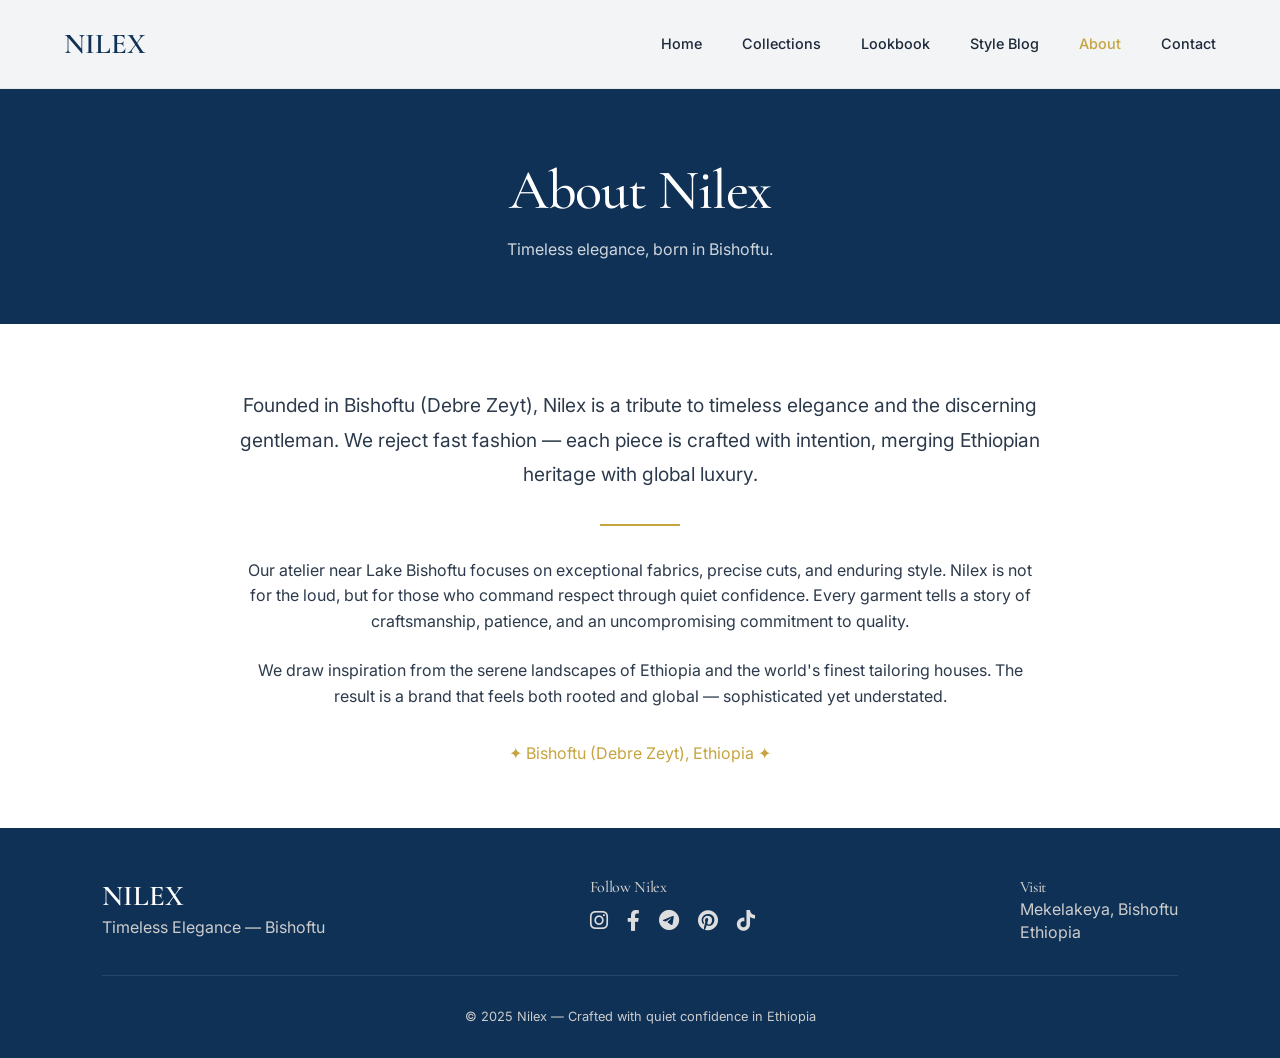
<file: about.html>
<!DOCTYPE html>
<html lang="en">
<head>
  <meta charset="UTF-8">
  <meta name="viewport" content="width=device-width, initial-scale=1.0">
  <title>Nilex | About – Bishoftu's Premier Menswear Atelier</title>
  <meta name="description" content="Nilex was founded in Bishoftu (Debre Zeyt), Ethiopia. We create timeless menswear that merges Ethiopian heritage with global luxury craftsmanship.">
  <link href="https://fonts.googleapis.com/css2?family=Cormorant+Garamond:wght@300;400;500;600&family=Inter:wght@300;400;500;600;700&display=swap" rel="stylesheet">
  <link rel="stylesheet" href="https://cdnjs.cloudflare.com/ajax/libs/font-awesome/6.0.0-beta3/css/all.min.css">
  <link rel="stylesheet" href="css/style.css">
</head>
<body>

<nav class="navbar">
  <a href="index.html" class="logo">NILEX</a>
  <div class="nav-links">
    <a href="index.html">Home</a>
    <a href="collections.html">Collections</a>
    <a href="lookbook.html">Lookbook</a>
    <a href="blog.html">Style Blog</a>
    <a href="about.html" class="active">About</a>
    <a href="contact.html">Contact</a>
  </div>
  <div class="menu-icon"><i class="fas fa-bars"></i></div>
</nav>

<div class="page-header">
  <h1>About Nilex</h1>
  <p>Timeless elegance, born in Bishoftu.</p>
</div>

<section class="about-section" style="background: white; padding: 4rem 8%;">
  <div style="max-width: 800px; margin: 0 auto;">
    <p class="body-text" style="font-size: 1.2rem; line-height: 1.8;">Founded in Bishoftu (Debre Zeyt), Nilex is a tribute to timeless elegance and the discerning gentleman. We reject fast fashion — each piece is crafted with intention, merging Ethiopian heritage with global luxury.</p>
    <div style="height: 2px; background: var(--gold); width: 80px; margin: 2rem auto;"></div>
    <p class="body-text">Our atelier near Lake Bishoftu focuses on exceptional fabrics, precise cuts, and enduring style. Nilex is not for the loud, but for those who command respect through quiet confidence. Every garment tells a story of craftsmanship, patience, and an uncompromising commitment to quality.</p>
    <p class="body-text" style="margin-top: 1.5rem;">We draw inspiration from the serene landscapes of Ethiopia and the world's finest tailoring houses. The result is a brand that feels both rooted and global — sophisticated yet understated.</p>
    <div style="margin-top: 2rem; text-align: center;"><span class="gold-accent">✦ Bishoftu (Debre Zeyt), Ethiopia ✦</span></div>
  </div>
</section>

<footer>
  <div class="footer-grid">
    <div class="footer-col"><a href="index.html" class="logo" style="color: white; font-size: 1.8rem;">NILEX</a><p>Timeless Elegance — Bishoftu</p></div>
    <div class="footer-col">
      <h4>Follow Nilex</h4>
      <div class="social-icons">
        <a href="#"><i class="fab fa-instagram"></i></a>
        <a href="#"><i class="fab fa-facebook-f"></i></a>
        <a href="#"><i class="fab fa-telegram"></i></a>
        <a href="#"><i class="fab fa-pinterest"></i></a>
        <a href="#"><i class="fab fa-tiktok"></i></a>
      </div>
    </div>
    <div class="footer-col"><h4>Visit</h4><p>Mekelakeya, Bishoftu<br>Ethiopia</p></div>
  </div>
  <div class="text-center" style="margin-top: 2rem; font-size: 0.8rem;">© 2025 Nilex — Crafted with quiet confidence in Ethiopia</div>
</footer>

<script src="js/main.js"></script>
</body>
</html>
</file>
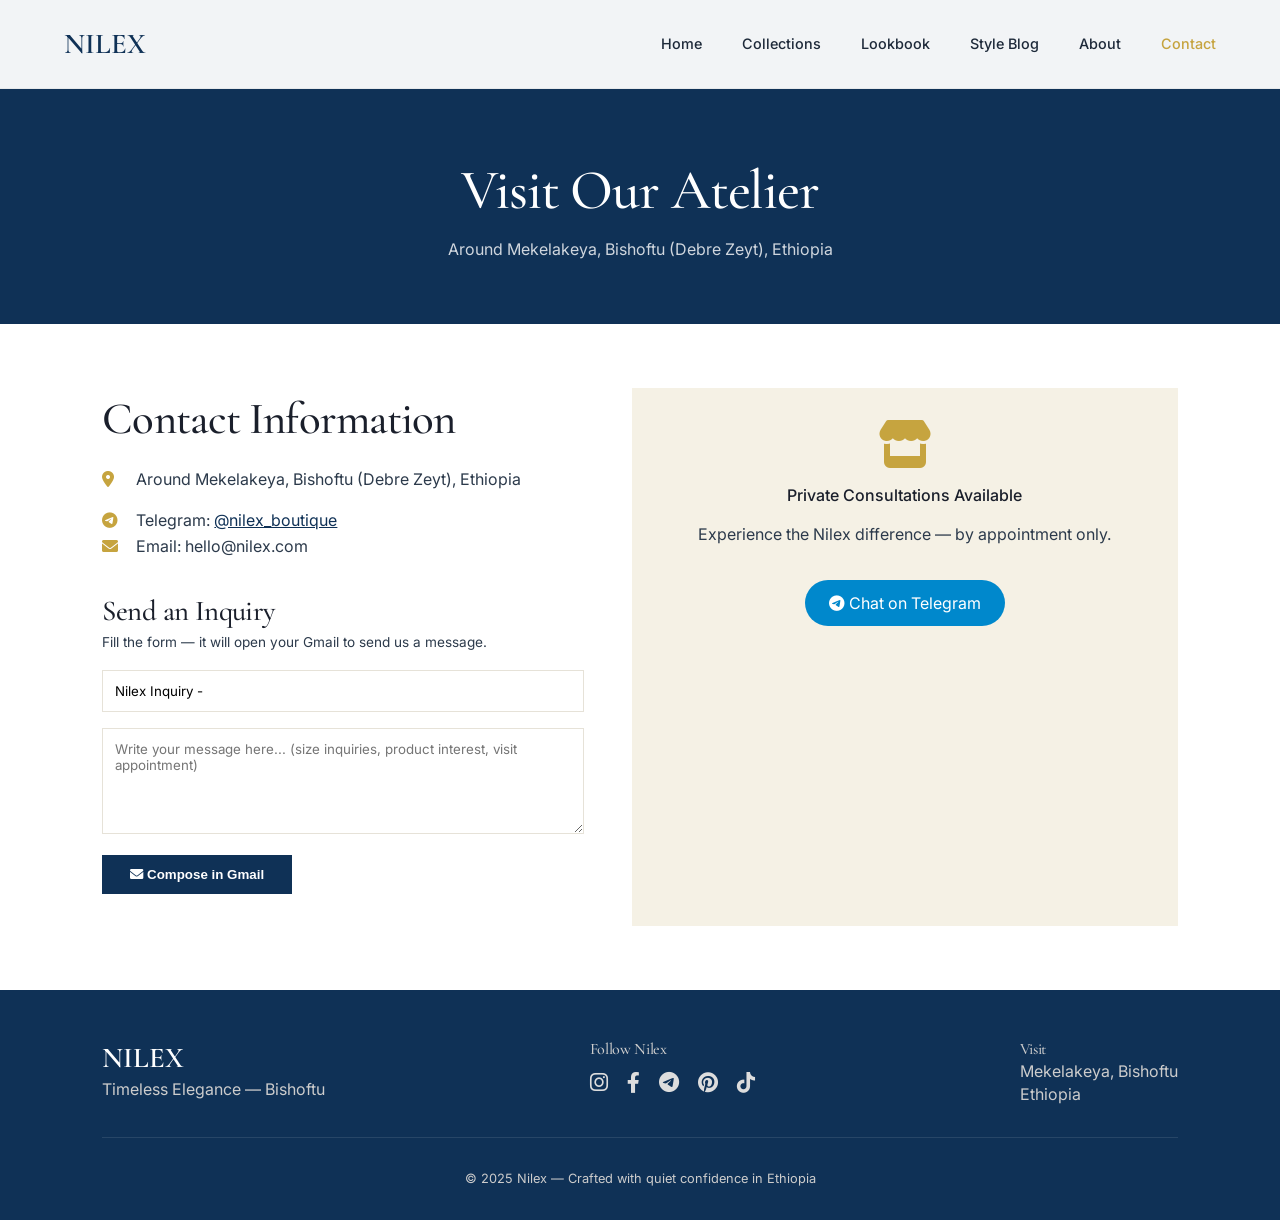
<file: contact.html>
<!DOCTYPE html>
<html lang="en">
<head>
  <meta charset="UTF-8">
  <meta name="viewport" content="width=device-width, initial-scale=1.0">
  <title>Nilex | Contact – Visit Our Atelier in Bishoftu</title>
  <meta name="description" content="Visit Nilex at our atelier around Mekelakeya, Bishoftu. Contact us via Telegram, email, or visit for a private consultation.">
  <link href="https://fonts.googleapis.com/css2?family=Cormorant+Garamond:wght@300;400;500;600&family=Inter:wght@300;400;500;600;700&display=swap" rel="stylesheet">
  <link rel="stylesheet" href="https://cdnjs.cloudflare.com/ajax/libs/font-awesome/6.0.0-beta3/css/all.min.css">
  <link rel="stylesheet" href="css/style.css">
</head>
<body>

<nav class="navbar">
  <a href="index.html" class="logo">NILEX</a>
  <div class="nav-links">
    <a href="index.html">Home</a>
    <a href="collections.html">Collections</a>
    <a href="lookbook.html">Lookbook</a>
    <a href="blog.html">Style Blog</a>
    <a href="about.html">About</a>
    <a href="contact.html" class="active">Contact</a>
  </div>
  <div class="menu-icon"><i class="fas fa-bars"></i></div>
</nav>

<div class="page-header">
  <h1>Visit Our Atelier</h1>
  <p>Around Mekelakeya, Bishoftu (Debre Zeyt), Ethiopia</p>
</div>

<div class="container">
  <div style="display: flex; flex-wrap: wrap; gap: 3rem;">
    <div style="flex: 1;">
      <h2>Contact Information</h2>
      <p class="body-text" style="margin: 1rem 0;"><i class="fas fa-map-marker-alt gold-accent" style="width: 30px;"></i> Around Mekelakeya, Bishoftu (Debre Zeyt), Ethiopia</p>
      <p class="body-text"><i class="fab fa-telegram gold-accent" style="width: 30px;"></i> Telegram: <a href="https://t.me/nilex_boutique" target="_blank" style="color: var(--navy);">@nilex_boutique</a></p>
      <p class="body-text"><i class="fas fa-envelope gold-accent" style="width: 30px;"></i> Email: hello@nilex.com</p>
      
      <div style="margin: 2rem 0;">
        <h3>Send an Inquiry</h3>
        <p class="body-text" style="font-size: 0.85rem; margin-bottom: 1rem;">Fill the form — it will open your Gmail to send us a message.</p>
        <form action="https://mail.google.com/mail/?view=cm&fs=1&to=hello@nilex.com" method="get" target="_blank">
          <input type="hidden" name="su" value="hello@nilex.com">
          <input type="text" name="subject" value="Nilex Inquiry - " placeholder="Subject" style="width:100%; padding: 12px; margin-bottom: 1rem; border:1px solid var(--border-light); font-family: Inter;">
          <textarea name="body" rows="5" placeholder="Write your message here... (size inquiries, product interest, visit appointment)" style="width:100%; padding: 12px; border:1px solid var(--border-light); font-family: Inter;"></textarea>
          <button type="submit" class="btn-navy" style="margin-top: 1rem;"><i class="fas fa-envelope"></i> Compose in Gmail</button>
        </form>
      </div>
    </div>
    
    <div style="flex: 1; background: var(--cream); padding: 2rem; text-align: center;">
      <i class="fas fa-store" style="font-size: 3rem; color: var(--gold);"></i>
      <p style="margin-top: 1rem; font-weight: 500;">Private Consultations Available</p>
      <p class="body-text" style="margin: 1rem 0;">Experience the Nilex difference — by appointment only.</p>
      <a href="https://t.me/nilex_boutique" target="_blank" style="display: inline-block; margin-top: 1rem; background: #0088cc; color: white; padding: 12px 24px; border-radius: 30px; text-decoration: none;"><i class="fab fa-telegram"></i> Chat on Telegram</a>
    </div>
  </div>
</div>

<footer>
  <div class="footer-grid">
    <div class="footer-col"><a href="index.html" class="logo" style="color: white; font-size: 1.8rem;">NILEX</a><p>Timeless Elegance — Bishoftu</p></div>
    <div class="footer-col">
      <h4>Follow Nilex</h4>
      <div class="social-icons">
        <a href="#"><i class="fab fa-instagram"></i></a>
        <a href="#"><i class="fab fa-facebook-f"></i></a>
        <a href="#"><i class="fab fa-telegram"></i></a>
        <a href="#"><i class="fab fa-pinterest"></i></a>
        <a href="#"><i class="fab fa-tiktok"></i></a>
      </div>
    </div>
    <div class="footer-col"><h4>Visit</h4><p>Mekelakeya, Bishoftu<br>Ethiopia</p></div>
  </div>
  <div class="text-center" style="margin-top: 2rem; font-size: 0.8rem;">© 2025 Nilex — Crafted with quiet confidence in Ethiopia</div>
</footer>

<script src="js/main.js"></script>
</body>
</html>
</file>
<file: css/style.css>
/* ============================================
   NILEX BRAND STYLES
   Colors: #0f3156 (Deep Navy Blue) | #f5f1e5 (Cream/White)
   ============================================ */

* {
  margin: 0;
  padding: 0;
  box-sizing: border-box;
}

body {
  background-color: #ffffff;
  font-family: 'Inter', sans-serif;
  color: #1A1F2B;
  line-height: 1.4;
  scroll-behavior: smooth;
}

:root {
  --navy: #0f3156;
  --navy-light: #1a4a7a;
  --cream: #f5f1e5;
  --gold: #C6A43F;
  --white: #FFFFFF;
  --dark-text: #1E2A3A;
  --gray-light: #F8F7F4;
  --border-light: #E6E2D8;
}

/* Typography */
h1, h2, h3, h4, .serif-heading {
  font-family: 'Cormorant Garamond', serif;
  font-weight: 500;
  letter-spacing: -0.02em;
}

h1 { font-size: 4rem; line-height: 1.1; }
h2 { font-size: 2.8rem; margin-bottom: 1rem; }
h3 { font-size: 1.8rem; }

.section-title {
  font-size: 2.4rem;
  margin-bottom: 2rem;
  position: relative;
  display: inline-block;
}

.section-title:after {
  content: '';
  position: absolute;
  bottom: -12px;
  left: 0;
  width: 60px;
  height: 2px;
  background: var(--gold);
}

.body-text {
  font-size: 1rem;
  font-weight: 400;
  color: #2C3A4B;
  line-height: 1.6;
}

/* Buttons */
.btn-primary {
  display: inline-block;
  background: transparent;
  border: 1.5px solid var(--white);
  color: var(--white);
  padding: 12px 32px;
  font-weight: 500;
  letter-spacing: 1.5px;
  text-transform: uppercase;
  font-size: 0.85rem;
  transition: all 0.4s ease;
  text-decoration: none;
}

.btn-primary:hover {
  background: var(--white);
  color: var(--navy);
}

.btn-outline-dark {
  border: 1px solid var(--navy);
  color: var(--navy);
  background: transparent;
  padding: 10px 28px;
  text-transform: uppercase;
  font-weight: 500;
  font-size: 0.8rem;
  transition: 0.3s;
  text-decoration: none;
  display: inline-block;
  cursor: pointer;
}

.btn-outline-dark:hover {
  background: var(--navy);
  color: white;
}

.btn-navy {
  background: var(--navy);
  color: white;
  border: none;
  padding: 12px 28px;
  cursor: pointer;
  font-weight: 600;
  transition: 0.3s;
  text-decoration: none;
  display: inline-block;
}

.btn-navy:hover {
  background: var(--navy-light);
}

.inquire-btn {
  background: transparent;
  border: 1px solid var(--navy);
  padding: 8px 20px;
  font-weight: 600;
  cursor: pointer;
  transition: 0.3s;
  margin-top: 0.75rem;
  font-size: 0.8rem;
  display: inline-flex;
  align-items: center;
  gap: 8px;
}

.inquire-btn:hover {
  background: var(--navy);
  color: white;
}

/* Navigation */
.navbar {
  position: fixed;
  top: 0;
  width: 100%;
  padding: 1.5rem 5%;
  display: flex;
  justify-content: space-between;
  align-items: center;
  z-index: 1000;
  background: rgba(255,255,255,0.95);
  backdrop-filter: blur(10px);
  border-bottom: 1px solid rgba(0,0,0,0.05);
}

.logo {
  font-family: 'Cormorant Garamond', serif;
  font-size: 1.8rem;
  font-weight: 600;
  color: var(--navy);
  text-decoration: none;
}

.nav-links {
  display: flex;
  gap: 2.5rem;
}

.nav-links a {
  text-decoration: none;
  font-size: 0.9rem;
  font-weight: 500;
  color: var(--dark-text);
  transition: color 0.2s;
}

.nav-links a:hover, .nav-links a.active {
  color: var(--gold);
}

.menu-icon { display: none; font-size: 1.8rem; cursor: pointer; }

/* Hero */
.hero {
  height: 100vh;
  min-height: 700px;
  background: linear-gradient(rgba(15,49,86,0.3), rgba(15,49,86,0.4)), url('https://images.pexels.com/photos/8766673/pexels-photo-8766673.jpeg?auto=compress&cs=tinysrgb&w=1600') center/cover no-repeat;
  display: flex;
  align-items: center;
  padding: 0 8%;
}

.hero-content {
  max-width: 650px;
  color: white;
  animation: fadeUp 0.9s ease-out;
}

.hero-tagline { font-size: 1.2rem; margin-bottom: 1rem; font-weight: 300; letter-spacing: 1px; }
.hero-sub { margin-bottom: 2rem; font-size: 1rem; opacity: 0.9; }

@keyframes fadeUp {
  0% { opacity: 0; transform: translateY(30px);}
  100% { opacity: 1; transform: translateY(0);}
}

/* Page Header */
.page-header {
  background: var(--navy);
  padding: 10rem 8% 4rem;
  color: white;
  text-align: center;
}

.page-header h1 {
  font-size: 3.5rem;
  margin-bottom: 1rem;
}

.page-header p {
  max-width: 600px;
  margin: 0 auto;
  opacity: 0.8;
}

/* Filter Bar */
.filter-bar {
  display: flex;
  gap: 1rem;
  flex-wrap: wrap;
  margin-bottom: 2rem;
  border-bottom: 1px solid var(--border-light);
  padding-bottom: 1rem;
}

.filter-btn {
  background: none;
  border: none;
  padding: 0.5rem 1.5rem;
  font-family: 'Inter', sans-serif;
  font-weight: 500;
  cursor: pointer;
  transition: 0.2s;
  color: #5a6874;
}

.filter-btn.active, .filter-btn:hover {
  color: var(--gold);
  border-bottom: 2px solid var(--gold);
}

/* Collections Grid */
.collections-grid {
  display: grid;
  grid-template-columns: repeat(auto-fill, minmax(300px, 1fr));
  gap: 2.5rem;
  padding: 1rem 0;
}

.product-card {
  text-align: left;
  transition: all 0.3s ease;
  background: white;
}

.product-card img {
  width: 100%;
  aspect-ratio: 3/4;
  object-fit: cover;
  margin-bottom: 1rem;
  background: var(--cream);
}

.product-title { font-weight: 700; font-size: 1.1rem; margin-top: 0.5rem; }
.product-desc { font-size: 0.85rem; color: #5A6B7A; margin: 0.25rem 0; }

/* Variant selectors */
.variant-group {
  display: flex;
  gap: 0.5rem;
  flex-wrap: wrap;
  margin: 0.5rem 0;
}

.size-select, .color-select {
  padding: 4px 8px;
  font-size: 0.7rem;
  border: 1px solid var(--border-light);
  background: white;
  border-radius: 2px;
  cursor: pointer;
}

.size-select:hover, .color-select:hover { border-color: var(--gold); }

/* Product Detail Page */
.product-detail-section {
  display: flex;
  flex-wrap: wrap;
  gap: 3rem;
  padding: 8rem 8% 4rem;
}

.detail-image {
  flex: 1;
}

.detail-image img {
  width: 100%;
  object-fit: cover;
  height: 550px;
}

.detail-info {
  flex: 1;
}

/* Lookbook Grid */
.lookbook-grid {
  display: grid;
  grid-template-columns: repeat(2,1fr);
  gap: 2rem;
  padding: 2rem 0;
}

.lookbook-item {
  position: relative;
  overflow: hidden;
}

.lookbook-item img {
  width: 100%;
  height: 500px;
  object-fit: cover;
  transition: transform 0.6s ease;
}

.lookbook-item:hover img { transform: scale(1.02); }

/* Philosophy & About */
.philosophy, .about-section {
  background: var(--cream);
  padding: 5rem 8%;
  text-align: center;
}

.philosophy-quote {
  max-width: 800px;
  margin: 0 auto;
  font-size: 1.8rem;
  font-family: 'Cormorant Garamond', serif;
  font-style: italic;
  color: var(--navy);
}

/* Blog Grid */
.blog-grid {
  display: grid;
  grid-template-columns: repeat(3,1fr);
  gap: 2rem;
  margin: 2rem 0;
}

.blog-card {
  background: white;
  border-bottom: 2px solid var(--border-light);
}

.blog-card img {
  width: 100%;
  height: 220px;
  object-fit: cover;
}

.blog-card h4 { margin: 1rem 0 0.5rem; font-size: 1.3rem; }

/* Footer */
footer {
  background: var(--navy);
  color: #ccc;
  padding: 3rem 8% 2rem;
}

.footer-grid {
  display: flex;
  justify-content: space-between;
  flex-wrap: wrap;
  gap: 2rem;
  border-bottom: 1px solid rgba(255,255,255,0.1);
  padding-bottom: 2rem;
}

.social-icons {
  display: flex;
  gap: 1.2rem;
  margin-top: 0.5rem;
}

.social-icons a {
  color: #ddd;
  font-size: 1.3rem;
  transition: color 0.2s;
}

.social-icons a:hover { color: var(--gold); }

.container { padding: 4rem 8%; }
.text-center { text-align: center; }
.gold-accent { color: var(--gold); }

/* Responsive */
@media (max-width: 900px) {
  .nav-links { display: none; }
  .menu-icon { display: block; }
  .lookbook-grid { grid-template-columns: 1fr; }
  .blog-grid { grid-template-columns: 1fr; }
  h1 { font-size: 2.8rem; }
  h2 { font-size: 2rem; }
  .collections-grid { grid-template-columns: 1fr; }
  .page-header h1 { font-size: 2.5rem; }
}
</file>
